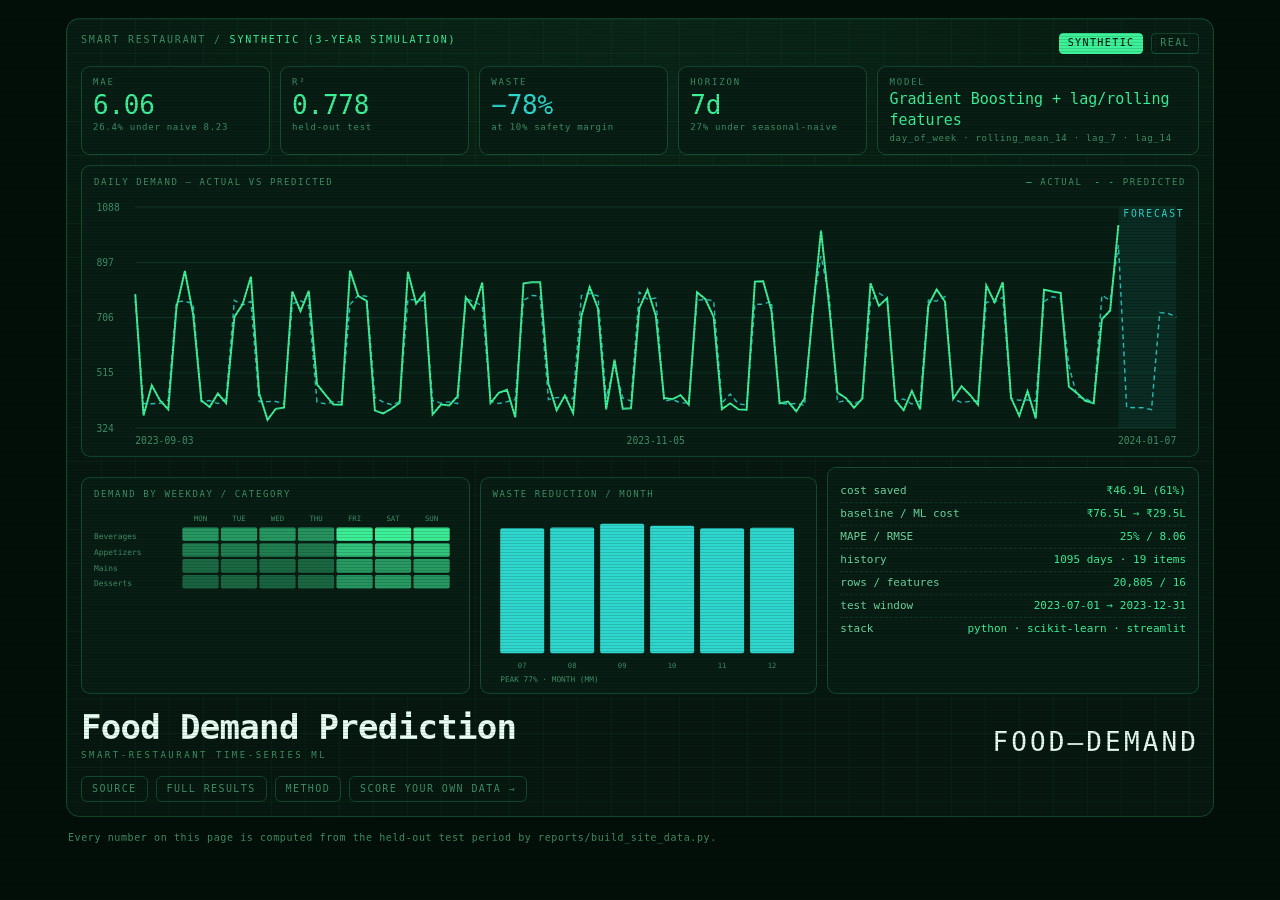
<file: docs/index.html>
<!doctype html>
<html lang="en">
<head>
<meta charset="utf-8">
<meta name="viewport" content="width=device-width, initial-scale=1">
<title>Food Demand Prediction — Smart Restaurant Time-Series ML</title>
<meta name="description" content="Forecasting daily restaurant demand and turning it into rupee-optimal prep quantities. Live results from the trained models.">
<link rel="stylesheet" href="style.css">
</head>
<body>
<div class="wrap">
  <div class="frame">
    <div class="topbar">
      <span>SMART RESTAURANT / <b id="dataset">—</b></span>
      <span>
        <button class="src" data-src="synthetic" aria-pressed="true">synthetic</button>
        <button class="src" data-src="real" aria-pressed="false">real</button>
      </span>
    </div>

    <div class="kpis">
      <div class="card"><div class="k-label">MAE</div><div class="k-val" id="mae">—</div><div class="k-sub" id="maeSub">units/day</div></div>
      <div class="card"><div class="k-label">R²</div><div class="k-val" id="r2">—</div><div class="k-sub">held-out test</div></div>
      <div class="card"><div class="k-label">WASTE</div><div class="k-val cyan" id="waste">—</div><div class="k-sub" id="wasteSub">vs max-prep</div></div>
      <div class="card"><div class="k-label">HORIZON</div><div class="k-val" id="horizon">—</div><div class="k-sub" id="horizonSub">multi-step</div></div>
      <div class="card"><div class="k-label">MODEL</div><div class="k-model" id="model">—</div><div class="k-sub" id="feats">—</div></div>
    </div>

    <div class="panel">
      <div class="p-head"><span>Daily demand — actual vs predicted</span>
        <span class="legend"><span><i>—</i> actual</span><span><i class="dash">- -</i> predicted</span></span></div>
      <svg id="lineChart" viewBox="0 0 900 210" role="img" aria-label="Daily total demand: actual versus predicted, with a 7-day forecast"></svg>
    </div>

    <div class="grid3">
      <div class="panel">
        <div class="p-head"><span>Demand by weekday / category</span></div>
        <svg id="heat" viewBox="0 0 320 150" role="img" aria-label="Mean demand per weekday and menu category"></svg>
      </div>
      <div class="panel">
        <div class="p-head"><span>Waste reduction / month</span></div>
        <svg id="bars" viewBox="0 0 260 150" role="img" aria-label="Monthly waste reduction versus the baseline prep strategy"></svg>
      </div>
      <div class="facts" id="facts"></div>
    </div>

    <div class="title">
      <div><h1>Food Demand Prediction</h1><p>Smart-restaurant time-series ML</p></div>
      <div class="mark">FOOD—DEMAND</div>
    </div>

    <div class="links">
      <a href="https://github.com/The-AlphaWolf/Restaurent-management">Source</a>
      <a href="https://github.com/The-AlphaWolf/Restaurent-management/blob/main/RESULTS.md">Full results</a>
      <a href="https://github.com/The-AlphaWolf/Restaurent-management#-approach--key-decisions">Method</a>
      <a href="try.html">Score your own data →</a>
    </div>
  </div>
  <p class="note" id="note">Every number on this page is computed from the held-out test period by <code>reports/build_site_data.py</code>.</p>
</div>

<script>
const $ = id => document.getElementById(id);
const W = 900, H = 210, PAD = {l: 34, r: 8, t: 10, b: 18};
const svg = (tag, attrs) => {
  const el = document.createElementNS("http://www.w3.org/2000/svg", tag);
  for (const k in attrs) el.setAttribute(k, attrs[k]);
  return el;
};
const path = pts => pts.map((p, i) => (i ? "L" : "M") + p[0].toFixed(1) + " " + p[1].toFixed(1)).join(" ");
const tooltip = (el, text) => {                      // native SVG hover tooltip
  const t = svg("title", {}); t.textContent = text; el.append(t); return el;
};

function lineChart(series, forecast) {
  const el = $("lineChart"); el.replaceChildren();
  const all = series.concat(forecast.map(f => ({date: f.date, actual: null, predicted: f.predicted})));
  const vals = all.flatMap(d => [d.actual, d.predicted]).filter(v => v != null);
  const lo = Math.min(...vals) * 0.92, hi = Math.max(...vals) * 1.06;
  const x = i => PAD.l + i * (W - PAD.l - PAD.r) / (all.length - 1);
  const y = v => H - PAD.b - (v - lo) / (hi - lo) * (H - PAD.t - PAD.b);

  for (let g = 0; g <= 4; g++) {                       // horizontal gridlines + y labels
    const v = lo + (hi - lo) * g / 4;
    el.append(svg("line", {x1: PAD.l, x2: W - PAD.r, y1: y(v), y2: y(v),
      stroke: "rgba(62,242,154,.10)", "stroke-width": 1}));
    const t = svg("text", {x: 2, y: y(v) + 3, fill: "#3f8f68", "font-size": 8});
    t.textContent = Math.round(v); el.append(t);
  }
  const cut = series.length - 1;
  if (forecast.length) {                                // forecast region marker
    el.append(svg("rect", {x: x(cut), y: PAD.t, width: W - PAD.r - x(cut), height: H - PAD.t - PAD.b,
      fill: "rgba(47,216,207,.07)"}));
    const t = svg("text", {x: x(cut) + 4, y: PAD.t + 8, fill: "#2fd8cf", "font-size": 8, "letter-spacing": 1.5});
    t.textContent = "FORECAST"; el.append(t);
  }
  el.append(svg("path", {d: path(all.map((d, i) => [x(i), y(d.predicted)])),
    fill: "none", stroke: "#2fd8cf", "stroke-width": 1.2, "stroke-dasharray": "4 3", opacity: .85}));
  el.append(svg("path", {d: path(series.map((d, i) => [x(i), y(d.actual)])),
    fill: "none", stroke: "#3ef29a", "stroke-width": 1.6}));

  [0, Math.floor(all.length / 2), all.length - 1].forEach(i => {   // x labels
    const t = svg("text", {x: x(i), y: H - 5, fill: "#3f8f68", "font-size": 8,
      "text-anchor": i === 0 ? "start" : i === all.length - 1 ? "end" : "middle"});
    t.textContent = all[i].date; el.append(t);
  });
}

function heatmap(h) {
  const el = $("heat"); el.replaceChildren();
  if (!h.rows.length) return;
  const x0 = 78, cellW = (320 - x0 - 4) / h.cols.length, cellH = Math.min(14, (150 - 22) / h.rows.length);
  const max = Math.max(...h.values.flat()) || 1;
  h.rows.forEach((row, r) => {
    const label = svg("text", {x: 0, y: 18 + r * cellH + cellH * 0.72, fill: "#3f8f68", "font-size": 7});
    label.textContent = row.length > 15 ? row.slice(0, 14) + "…" : row;
    el.append(label);
    h.values[r].forEach((v, c) => {
      const rect = svg("rect", {x: x0 + c * cellW, y: 18 + r * cellH, width: cellW - 2, height: cellH - 2,
        rx: 1.5, fill: "#3ef29a", "fill-opacity": (0.08 + 0.92 * v / max).toFixed(2)});
      el.append(tooltip(rect, `${row} · ${h.cols[c]}: ${v}`));
    });
  });
  h.cols.forEach((c, i) => {
    const t = svg("text", {x: x0 + i * cellW + cellW / 2 - 1, y: 12, fill: "#3f8f68",
      "font-size": 6.5, "text-anchor": "middle"});
    t.textContent = c; el.append(t);
  });
}

function bars(months) {
  const el = $("bars"); el.replaceChildren();
  if (!months.length) return;
  const max = Math.max(...months.map(m => m.reduction), 1);
  const bw = (260 - 10) / months.length;
  months.forEach((m, i) => {
    const h = Math.max(1, m.reduction / max * 108);
    const rect = svg("rect", {x: 6 + i * bw, y: 122 - h, width: bw - 5, height: h, rx: 1.5, fill: "#2fd8cf"});
    el.append(tooltip(rect, `${m.month}: ${m.reduction}% less waste`));
    const t = svg("text", {x: 6 + i * bw + (bw - 5) / 2, y: 134, fill: "#3f8f68",
      "font-size": 6, "text-anchor": "middle"});
    t.textContent = m.month.slice(5); el.append(t);
  });
  const t = svg("text", {x: 6, y: 146, fill: "#3f8f68", "font-size": 6.5});
  t.textContent = `PEAK ${max.toFixed(0)}% · MONTH (MM)`; el.append(t);
}

const inr = v => v >= 1e7 ? "₹" + (v / 1e7).toFixed(1) + "Cr" : "₹" + (v / 1e5).toFixed(1) + "L";

function render(d) {
  $("dataset").textContent = d.label;
  $("mae").textContent = d.metrics.mae;
  $("maeSub").textContent = `${d.metrics.mae_gain_pct}% under naive ${d.metrics.baseline_mae}`;
  $("r2").textContent = d.metrics.r2;
  $("waste").textContent = "−" + Math.round(d.metrics.waste_reduction_pct) + "%";
  $("wasteSub").textContent = `at ${Math.round(d.metrics.optimal_margin * 100)}% safety margin`;
  $("horizon").textContent = d.metrics.horizon_days + "d";
  $("horizonSub").textContent = d.metrics.horizon_gain_pct
    ? `${d.metrics.horizon_gain_pct}% under seasonal-naive` : "single-step";
  $("model").textContent = d.model + " + lag/rolling features";
  $("feats").textContent = d.top_features.join(" · ");
  lineChart(d.series, d.forecast);
  heatmap(d.heatmap);
  bars(d.waste_by_month);
  $("facts").replaceChildren(...[
    ["cost saved", `${inr(d.metrics.baseline_cost - d.metrics.ml_cost)} (${Math.round(d.metrics.cost_saving_pct)}%)`],
    ["baseline / ML cost", `${inr(d.metrics.baseline_cost)} → ${inr(d.metrics.ml_cost)}`],
    ["MAPE / RMSE", `${d.metrics.mape}% / ${d.metrics.rmse}`],
    ["history", `${d.facts.days} days · ${d.facts.items} items`],
    ["rows / features", `${d.facts.rows.toLocaleString()} / ${d.facts.features}`],
    ["test window", `${d.facts.test_from} → ${d.facts.test_to}`],
    ["stack", "python · scikit-learn · streamlit"],
  ].map(([k, v]) => {
    const row = document.createElement("div");
    row.append(document.createTextNode(k), Object.assign(document.createElement("b"), {textContent: v}));
    return row;
  }));
}

fetch("data.json").then(r => r.json()).then(all => {
  const buttons = [...document.querySelectorAll("button.src")].filter(b => all[b.dataset.src]);
  document.querySelectorAll("button.src").forEach(b => { if (!all[b.dataset.src]) b.remove(); });
  const show = src => {
    buttons.forEach(b => b.setAttribute("aria-pressed", String(b.dataset.src === src)));
    render(all[src]);
  };
  buttons.forEach(b => b.addEventListener("click", () => show(b.dataset.src)));
  show(buttons[0].dataset.src);
}).catch(e => { $("note").textContent = "Could not load data.json — " + e.message; });
</script>
</body>
</html>
</file>
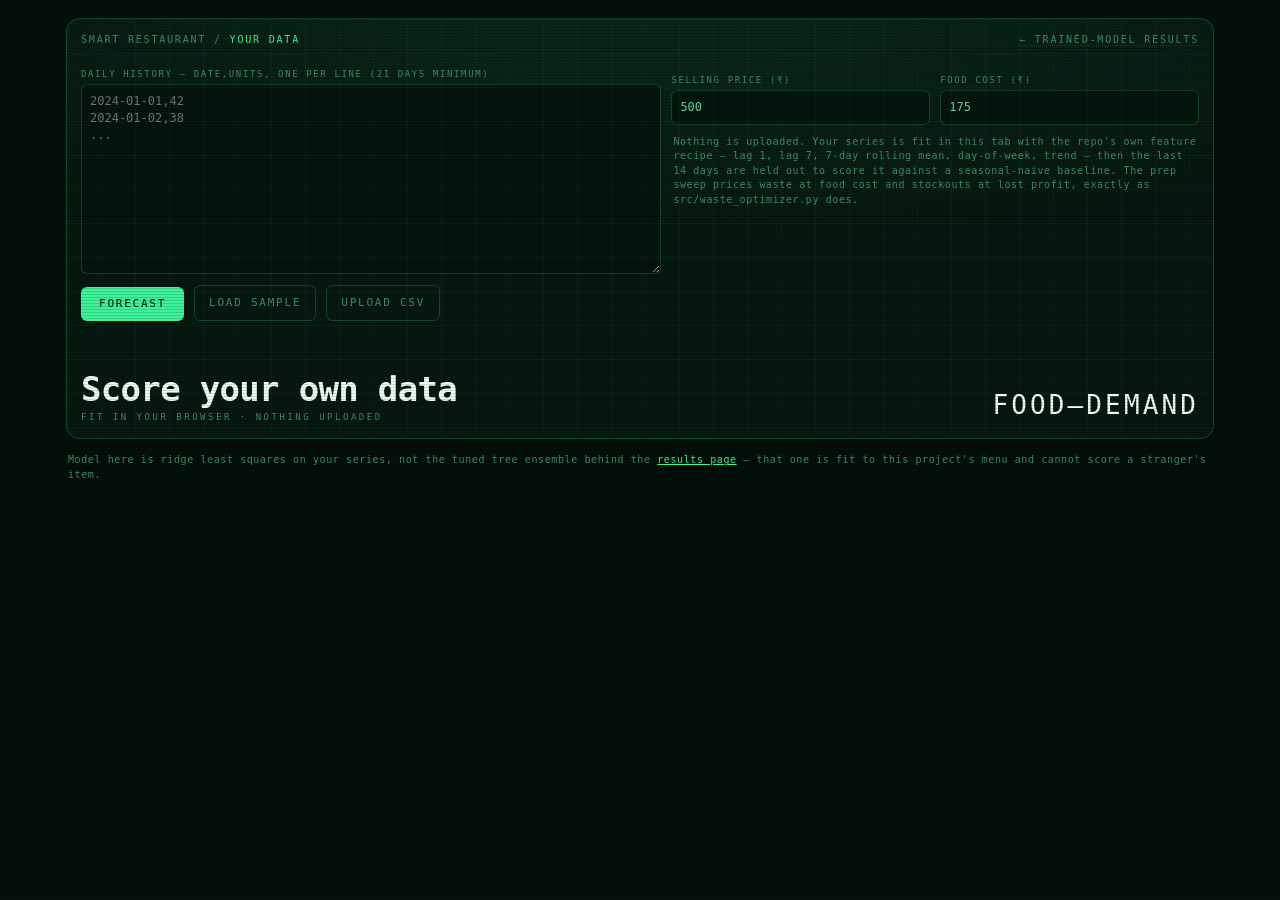
<file: docs/try.html>
<!doctype html>
<html lang="en">
<head>
<meta charset="utf-8">
<meta name="viewport" content="width=device-width, initial-scale=1">
<title>Score your own data — Food Demand Prediction</title>
<meta name="description" content="Paste your own daily sales history, get a 7-day forecast and the rupee-optimal prep quantity. Runs entirely in your browser.">
<link rel="stylesheet" href="style.css">
</head>
<body>
<div class="wrap">
  <div class="frame">
    <div class="topbar">
      <span>SMART RESTAURANT / <b>YOUR DATA</b></span>
      <span><a href="index.html">← trained-model results</a></span>
    </div>

    <div class="io">
      <div>
        <label for="csv">Daily history — <code>date,units</code>, one per line (21 days minimum)</label>
        <textarea id="csv" spellcheck="false" placeholder="2024-01-01,42&#10;2024-01-02,38&#10;..."></textarea>
        <div class="row">
          <button class="go" id="run">Forecast</button>
          <button class="ghost" id="sample">Load sample</button>
          <button class="ghost" id="file">Upload CSV</button>
          <input type="file" id="picker" accept=".csv,text/csv" hidden>
        </div>
        <p class="err" id="err" role="status" aria-live="polite"></p>
      </div>
      <div>
        <div class="row">
          <div><label for="price">Selling price (₹)</label><input id="price" type="number" min="1" step="1" value="500"></div>
          <div><label for="cost">Food cost (₹)</label><input id="cost" type="number" min="0" step="1" value="175"></div>
        </div>
        <p class="note" style="margin-top:10px">
          Nothing is uploaded. Your series is fit in this tab with the repo's own feature
          recipe — lag&nbsp;1, lag&nbsp;7, 7-day rolling mean, day-of-week, trend — then the
          last 14 days are held out to score it against a seasonal-naive baseline. The prep
          sweep prices waste at food cost and stockouts at lost profit, exactly as
          <code>src/waste_optimizer.py</code> does.
        </p>
      </div>
    </div>

    <div id="out" hidden>
      <div class="kpis" style="margin-top:10px">
        <div class="card"><div class="k-label">MAE</div><div class="k-val" id="mae">—</div><div class="k-sub">held-out 14 days</div></div>
        <div class="card"><div class="k-label">vs naive</div><div class="k-val" id="gain">—</div><div class="k-sub" id="gainSub">same weekday last week</div></div>
        <div class="card"><div class="k-label">Prep margin</div><div class="k-val cyan" id="margin">—</div><div class="k-sub">cost-optimal</div></div>
        <div class="card"><div class="k-label">Cost saved</div><div class="k-val" id="saved">—</div><div class="k-sub" id="savedSub">vs max-prep</div></div>
        <div class="card"><div class="k-label">Next 7 days</div><div class="k-model" id="total">—</div><div class="k-sub" id="range">—</div></div>
      </div>

      <div class="panel">
        <div class="p-head"><span>Your history + 7-day forecast</span>
          <span class="legend"><span><i>—</i> actual</span><span><i class="dash">- -</i> forecast</span></span></div>
        <svg id="chart" viewBox="0 0 900 210" role="img" aria-label="Your pasted demand history with a seven-day forecast"></svg>
      </div>

      <div class="grid3">
        <div class="panel">
          <div class="p-head"><span>Forecast &amp; prep plan</span></div>
          <table id="planTable"><tbody></tbody></table>
        </div>
        <div class="panel">
          <div class="p-head"><span>Cost by safety margin</span></div>
          <table id="sweepTable"><tbody></tbody></table>
        </div>
        <div class="facts" id="facts"></div>
      </div>
    </div>

    <div class="title">
      <div><h1>Score your own data</h1><p>Fit in your browser · nothing uploaded</p></div>
      <div class="mark">FOOD—DEMAND</div>
    </div>
  </div>
  <p class="note">Model here is ridge least squares on your series, not the tuned tree ensemble
    behind the <a href="index.html" style="color:var(--hot)">results page</a> — that one is fit to
    this project's menu and cannot score a stranger's item.</p>
</div>

<script type="module">
import { parseSeries, forecast, backtest, prepSweep, HORIZON } from "./forecast.js";

const $ = id => document.getElementById(id);
const fmtDate = d => d.toISOString().slice(0, 10);
const inr = v => "₹" + Math.round(v).toLocaleString("en-IN");
const svg = (tag, attrs) => {
  const el = document.createElementNS("http://www.w3.org/2000/svg", tag);
  for (const k in attrs) el.setAttribute(k, attrs[k]);
  return el;
};

function chart(rows, fc) {
  const el = $("chart"); el.replaceChildren();
  const hist = rows.slice(-60);
  const pts = [...hist.map(r => r.units), ...fc.map(f => f.predicted)];
  const lo = Math.min(...pts) * 0.9, hi = Math.max(...pts) * 1.08 || 1;
  const W = 900, H = 210, L = 34, B = 18, T = 10;
  const x = i => L + i * (W - L - 8) / (pts.length - 1);
  const y = v => H - B - (v - lo) / (hi - lo || 1) * (H - T - B);
  const line = p => p.map((q, i) => (i ? "L" : "M") + q[0].toFixed(1) + " " + q[1].toFixed(1)).join(" ");

  for (let g = 0; g <= 4; g++) {
    const v = lo + (hi - lo) * g / 4;
    el.append(svg("line", {x1: L, x2: W - 8, y1: y(v), y2: y(v), stroke: "rgba(62,242,154,.10)"}));
    const t = svg("text", {x: 2, y: y(v) + 3, fill: "#3f8f68", "font-size": 8});
    t.textContent = Math.round(v); el.append(t);
  }
  const cut = hist.length - 1;
  el.append(svg("rect", {x: x(cut), y: T, width: W - 8 - x(cut), height: H - T - B, fill: "rgba(47,216,207,.07)"}));
  const tag = svg("text", {x: x(cut) + 4, y: T + 8, fill: "#2fd8cf", "font-size": 8, "letter-spacing": 1.5});
  tag.textContent = "FORECAST"; el.append(tag);

  el.append(svg("path", {d: line(hist.map((r, i) => [x(i), y(r.units)])), fill: "none",
    stroke: "#3ef29a", "stroke-width": 1.6}));
  el.append(svg("path", {d: line([[x(cut), y(hist[cut].units)], ...fc.map((f, i) => [x(cut + 1 + i), y(f.predicted)])]),
    fill: "none", stroke: "#2fd8cf", "stroke-width": 1.4, "stroke-dasharray": "4 3"}));
  [0, cut, pts.length - 1].forEach(i => {
    const t = svg("text", {x: x(i), y: H - 5, fill: "#3f8f68", "font-size": 8,
      "text-anchor": i === 0 ? "start" : i === pts.length - 1 ? "end" : "middle"});
    t.textContent = fmtDate(i <= cut ? hist[i].date : fc[i - cut - 1].date); el.append(t);
  });
}

const table = (el, head, rows, bestIdx = -1) => {
  const body = el.querySelector("tbody"); body.replaceChildren();
  const hr = document.createElement("tr");
  head.forEach(h => { const th = document.createElement("th"); th.textContent = h; hr.append(th); });
  body.append(hr);
  rows.forEach((cells, i) => {
    const tr = document.createElement("tr");
    if (i === bestIdx) tr.className = "best";
    cells.forEach(c => { const td = document.createElement("td"); td.textContent = c; tr.append(td); });
    body.append(tr);
  });
};

function run() {
  const price = Number($("price").value), cost = Number($("cost").value);
  try {
    if (!(price > 0) || !(cost >= 0) || cost >= price)
      throw new Error("food cost must be ≥ 0 and below the selling price");
    const rows = parseSeries($("csv").value);
    const fc = forecast(rows, HORIZON);
    const bt = backtest(rows);
    const sweep = prepSweep(bt.days, price, cost);
    $("err").textContent = "";
    $("out").hidden = false;

    const gain = (bt.naiveMae - bt.mae) / bt.naiveMae * 100;
    $("mae").textContent = bt.mae.toFixed(2);
    $("gain").textContent = (gain >= 0 ? "−" : "+") + Math.abs(gain).toFixed(0) + "%";
    $("gainSub").textContent = `naive MAE ${bt.naiveMae.toFixed(2)}`;
    $("margin").textContent = Math.round(sweep.best.margin * 100) + "%";
    const saved = sweep.baselineCost - sweep.best.cost;
    $("saved").textContent = inr(saved);
    $("savedSub").textContent = sweep.baselineCost > 0
      ? `${Math.round(saved / sweep.baselineCost * 100)}% of baseline cost` : "no baseline waste";
    const total = fc.reduce((s, f) => s + f.predicted, 0);
    $("total").textContent = Math.round(total) + " units";
    $("range").textContent = `${fmtDate(fc[0].date)} → ${fmtDate(fc[fc.length - 1].date)}`;

    chart(rows, fc);
    table($("planTable"), ["Date", "Forecast", `Prep @${Math.round(sweep.best.margin * 100)}%`],
      fc.map(f => [fmtDate(f.date), f.predicted.toFixed(1),
        Math.ceil(f.predicted * (1 + sweep.best.margin))]));
    table($("sweepTable"), ["Margin", "Waste", "Short", "Cost"],
      sweep.rows.map(r => [Math.round(r.margin * 100) + "%", r.waste, r.stockout, inr(r.cost)]),
      sweep.rows.indexOf(sweep.best));
    $("facts").replaceChildren(...[
      ["days pasted", rows.length],
      ["history window", `${fmtDate(rows[0].date)} → ${fmtDate(rows[rows.length - 1].date)}`],
      ["mean demand", (rows.reduce((s, r) => s + r.units, 0) / rows.length).toFixed(1) + " units/day"],
      ["backtest window", `${bt.days.length} days held out`],
      ["baseline cost", inr(sweep.baselineCost) + " (max-prep)"],
      ["optimised cost", inr(sweep.best.cost)],
      ["unit economics", `${inr(price)} price · ${inr(cost)} food cost`],
    ].map(([k, v]) => {
      const row = document.createElement("div");
      row.append(document.createTextNode(k), Object.assign(document.createElement("b"), {textContent: String(v)}));
      return row;
    }));
  } catch (e) {
    $("err").textContent = e.message;
    $("out").hidden = true;
  }
}

// Sample: 90 days with a weekly rhythm, mild growth and noise — same shape as the synthetic set.
$("sample").addEventListener("click", () => {
  const start = Date.UTC(2024, 0, 1);
  const lines = Array.from({ length: 90 }, (_, i) => {
    const d = new Date(start + i * 864e5);
    const weekday = [0.8, 0.8, 0.85, 0.95, 1.3, 1.5, 1.4][(d.getUTCDay() + 6) % 7];
    const noise = (Math.sin(i * 12.9898) * 43758.5453 % 1) * 10 - 5;   // deterministic jitter
    const units = Math.max(0, Math.round(40 * weekday * (1 + i * 0.002) + noise));
    return `${fmtDate(d)},${units}`;
  });
  $("csv").value = "date,units\n" + lines.join("\n");
  run();
});

$("file").addEventListener("click", () => $("picker").click());
$("picker").addEventListener("change", async e => {
  const f = e.target.files[0];
  if (!f) return;
  if (f.size > 1e6) { $("err").textContent = "file too large (1 MB max)"; return; }
  $("csv").value = await f.text();
  run();
});
$("run").addEventListener("click", run);
</script>
</body>
</html>
</file>
<file: docs/style.css>
:root{
  --bg:#03100a; --panel:#06180f; --panel-2:#081e14;
  --edge:rgba(62,242,154,.22);
  --dim:#3f8f68; --mid:#6fd6a0; --hot:#3ef29a; --cyan:#2fd8cf; --warn:#f2c14e;
  --font:ui-monospace,"SF Mono",Menlo,Consolas,"DejaVu Sans Mono",monospace;
}
*{box-sizing:border-box}
body{margin:0;background:var(--bg);color:var(--mid);font-family:var(--font);
     font-size:13px;line-height:1.45;-webkit-font-smoothing:antialiased}
body::before{content:"";position:fixed;inset:0;pointer-events:none;z-index:2;
     background:repeating-linear-gradient(180deg,rgba(0,0,0,.28) 0 1px,transparent 1px 3px);opacity:.5}
.wrap{max-width:1180px;margin:0 auto;padding:18px 16px 40px}
.frame{border:1px solid var(--edge);border-radius:14px;background:
     radial-gradient(120% 90% at 50% 0%,rgba(62,242,154,.07),transparent 60%),var(--panel);
     padding:14px;position:relative;overflow:hidden}
.frame::after{content:"";position:absolute;inset:0;pointer-events:none;
     background-image:linear-gradient(rgba(62,242,154,.045) 1px,transparent 1px),
                      linear-gradient(90deg,rgba(62,242,154,.045) 1px,transparent 1px);
     background-size:34px 34px}
.topbar{display:flex;justify-content:space-between;font-size:10px;letter-spacing:.18em;
     color:var(--dim);text-transform:uppercase;margin-bottom:12px}
.topbar b{color:var(--hot);font-weight:400}
.topbar a{color:var(--dim);text-decoration:none;border-bottom:1px dotted var(--edge)}
.topbar a:hover,.topbar a:focus-visible{color:var(--hot)}
button.src{background:none;border:1px solid var(--edge);color:var(--dim);font:inherit;font-size:10px;
     letter-spacing:.14em;padding:2px 8px;border-radius:4px;cursor:pointer;text-transform:uppercase}
button.src[aria-pressed="true"]{color:#03100a;background:var(--hot);border-color:var(--hot)}
.kpis{display:grid;grid-template-columns:repeat(4,1fr) 1.7fr;gap:10px}
.card{border:1px solid var(--edge);border-radius:9px;background:var(--panel-2);padding:9px 11px;position:relative;z-index:1}
.k-label{font-size:9px;letter-spacing:.2em;color:var(--dim);text-transform:uppercase}
.k-val{font-size:26px;line-height:1.25;color:var(--hot);letter-spacing:-.01em}
.k-val.cyan{color:var(--cyan)} .k-sub{font-size:9px;color:var(--dim);letter-spacing:.08em}
.k-model{font-size:15px;color:var(--hot);word-break:break-word}
.panel{border:1px solid var(--edge);border-radius:9px;background:var(--panel-2);
     padding:10px 12px 6px;margin-top:10px;position:relative;z-index:1}
.p-head{display:flex;justify-content:space-between;align-items:baseline;
     font-size:9px;letter-spacing:.18em;color:var(--dim);text-transform:uppercase;margin-bottom:6px}
.legend span{margin-left:12px} .legend i{font-style:normal;color:var(--hot)}
.legend i.dash{color:var(--cyan)}
.grid3{display:grid;grid-template-columns:1.15fr 1fr 1.1fr;gap:10px;margin-top:10px}
svg{display:block;width:100%;height:auto;overflow:visible}
.facts{border:1px solid var(--edge);border-radius:9px;background:var(--panel-2);padding:12px;
     position:relative;z-index:1;font-size:11px}
.facts div{display:flex;justify-content:space-between;gap:10px;padding:3px 0;border-bottom:1px dashed rgba(62,242,154,.12)}
.facts div:last-child{border:0} .facts b{color:var(--hot);font-weight:400;text-align:right}
.title{display:flex;justify-content:space-between;align-items:flex-end;gap:16px;margin-top:16px;
     position:relative;z-index:1}
.title h1{margin:0;font-size:34px;line-height:1;color:#eafff4;font-weight:600;letter-spacing:-.02em}
.title p{margin:5px 0 0;font-size:9px;letter-spacing:.28em;color:var(--dim);text-transform:uppercase}
.title .mark{font-size:26px;color:#eafff4;letter-spacing:.12em;white-space:nowrap}
.links{margin-top:14px;display:flex;flex-wrap:wrap;gap:8px}
.links a{color:var(--dim);text-decoration:none;border:1px solid var(--edge);border-radius:6px;
     padding:5px 10px;font-size:10px;letter-spacing:.14em;text-transform:uppercase}
.links a:hover,.links a:focus-visible{color:#03100a;background:var(--hot);border-color:var(--hot)}
.note{margin:14px 2px 0;font-size:10px;color:var(--dim);letter-spacing:.06em}

/* --- try.html: the interactive "score your own data" page --- */
.io{display:grid;grid-template-columns:1.1fr 1fr;gap:10px;margin-top:10px}
textarea,input{width:100%;background:#04150d;color:var(--mid);font:inherit;font-size:12px;
     border:1px solid var(--edge);border-radius:6px;padding:8px}
textarea{height:190px;resize:vertical;white-space:pre}
textarea:focus,input:focus{outline:2px solid var(--hot);outline-offset:1px}
label{display:block;font-size:9px;letter-spacing:.18em;color:var(--dim);text-transform:uppercase;margin:8px 0 3px}
.row{display:flex;gap:10px;flex-wrap:wrap;align-items:flex-end;margin-top:6px}
.row>div{flex:1 1 120px}
button.go{background:var(--hot);color:#03100a;border:0;border-radius:6px;font:inherit;font-size:11px;
     letter-spacing:.16em;text-transform:uppercase;padding:9px 18px;cursor:pointer}
button.go:hover{filter:brightness(1.12)}
button.ghost{background:none;border:1px solid var(--edge);color:var(--dim);font:inherit;font-size:11px;
     letter-spacing:.16em;text-transform:uppercase;padding:9px 14px;border-radius:6px;cursor:pointer}
button.ghost:hover,button.ghost:focus-visible{color:var(--hot);border-color:var(--hot)}
.err{color:#ff7a7a;font-size:11px;margin-top:8px;min-height:16px}
table{width:100%;border-collapse:collapse;font-size:11px;margin-top:4px}
th,td{text-align:right;padding:3px 6px;border-bottom:1px dashed rgba(62,242,154,.12)}
th:first-child,td:first-child{text-align:left}
th{color:var(--dim);font-weight:400;font-size:9px;letter-spacing:.14em;text-transform:uppercase}
td b{color:var(--hot);font-weight:400}
tr.best td{color:var(--hot)}
[hidden]{display:none !important}
@media (max-width:860px){
  .kpis{grid-template-columns:repeat(2,1fr)} .kpis .card:last-child{grid-column:1/-1}
  .grid3,.io{grid-template-columns:1fr} .title{flex-direction:column;align-items:flex-start}
  .title .mark{font-size:18px}
}
</file>
